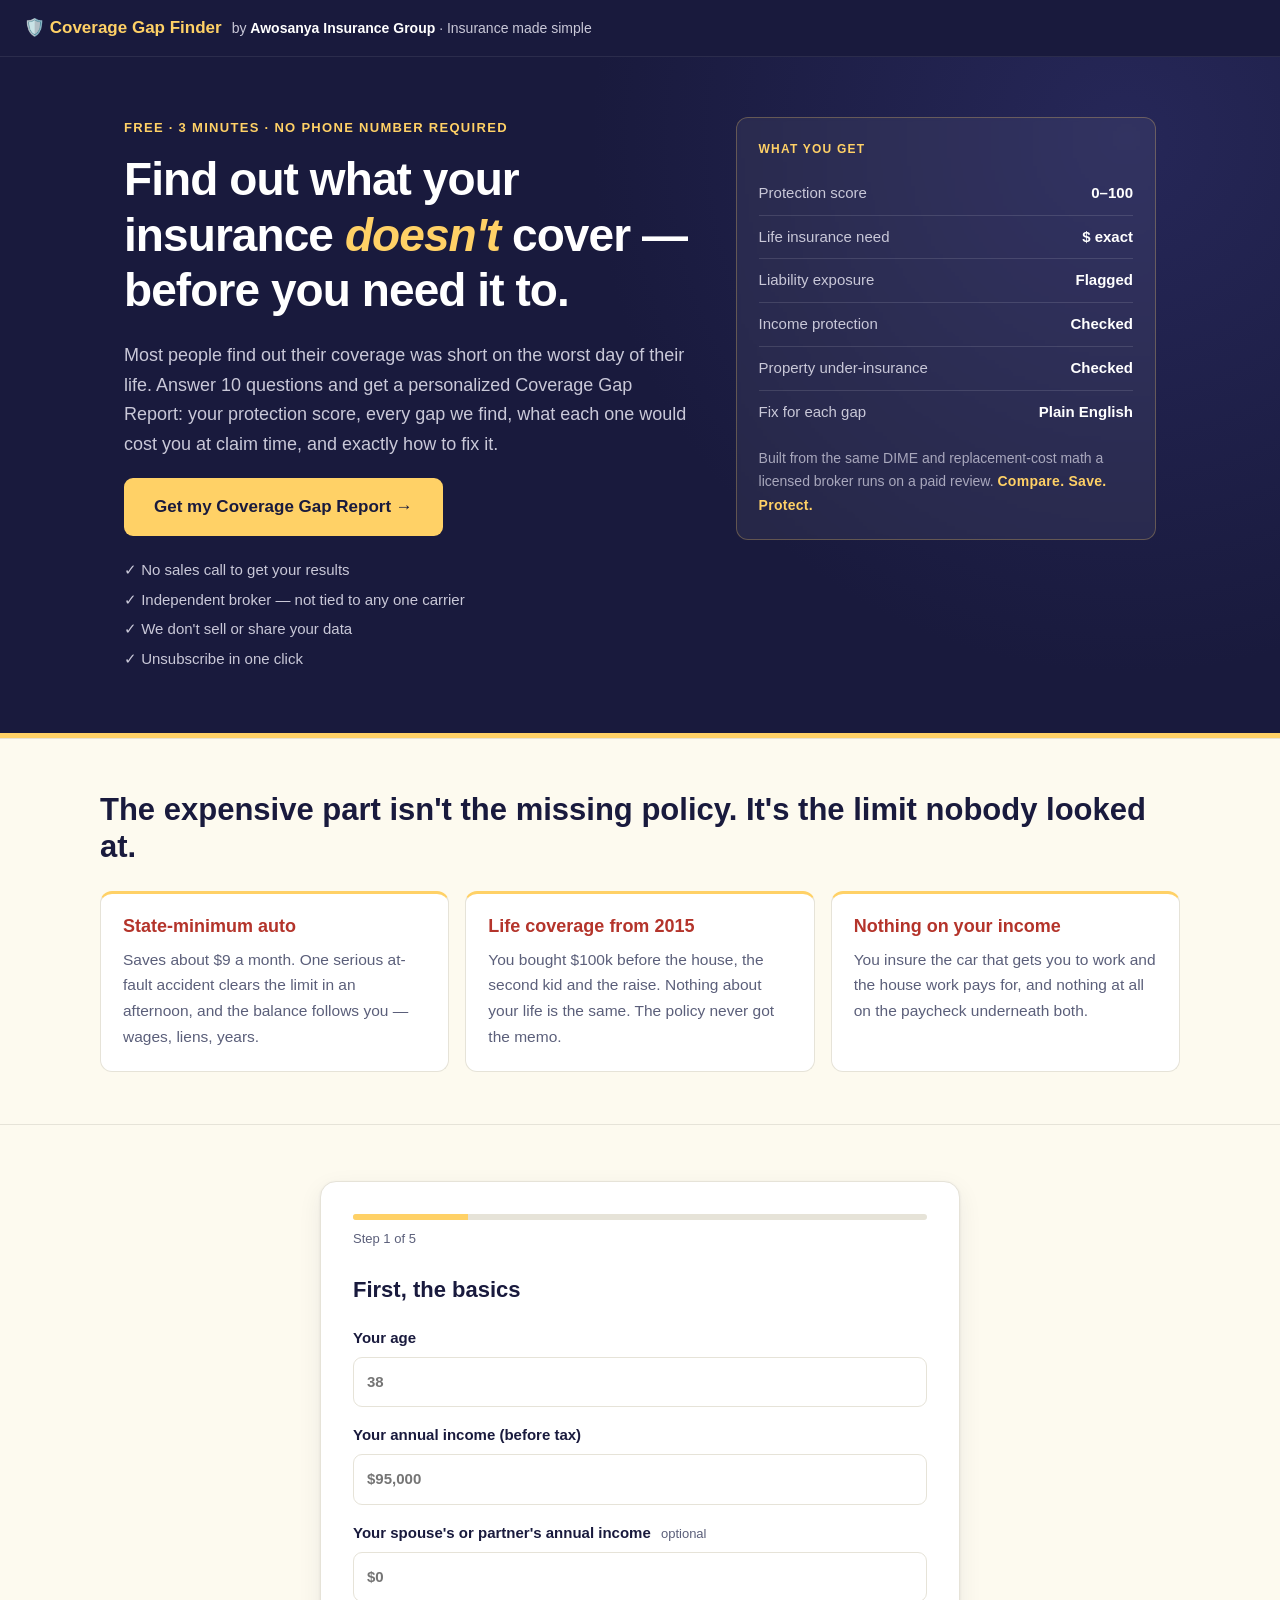
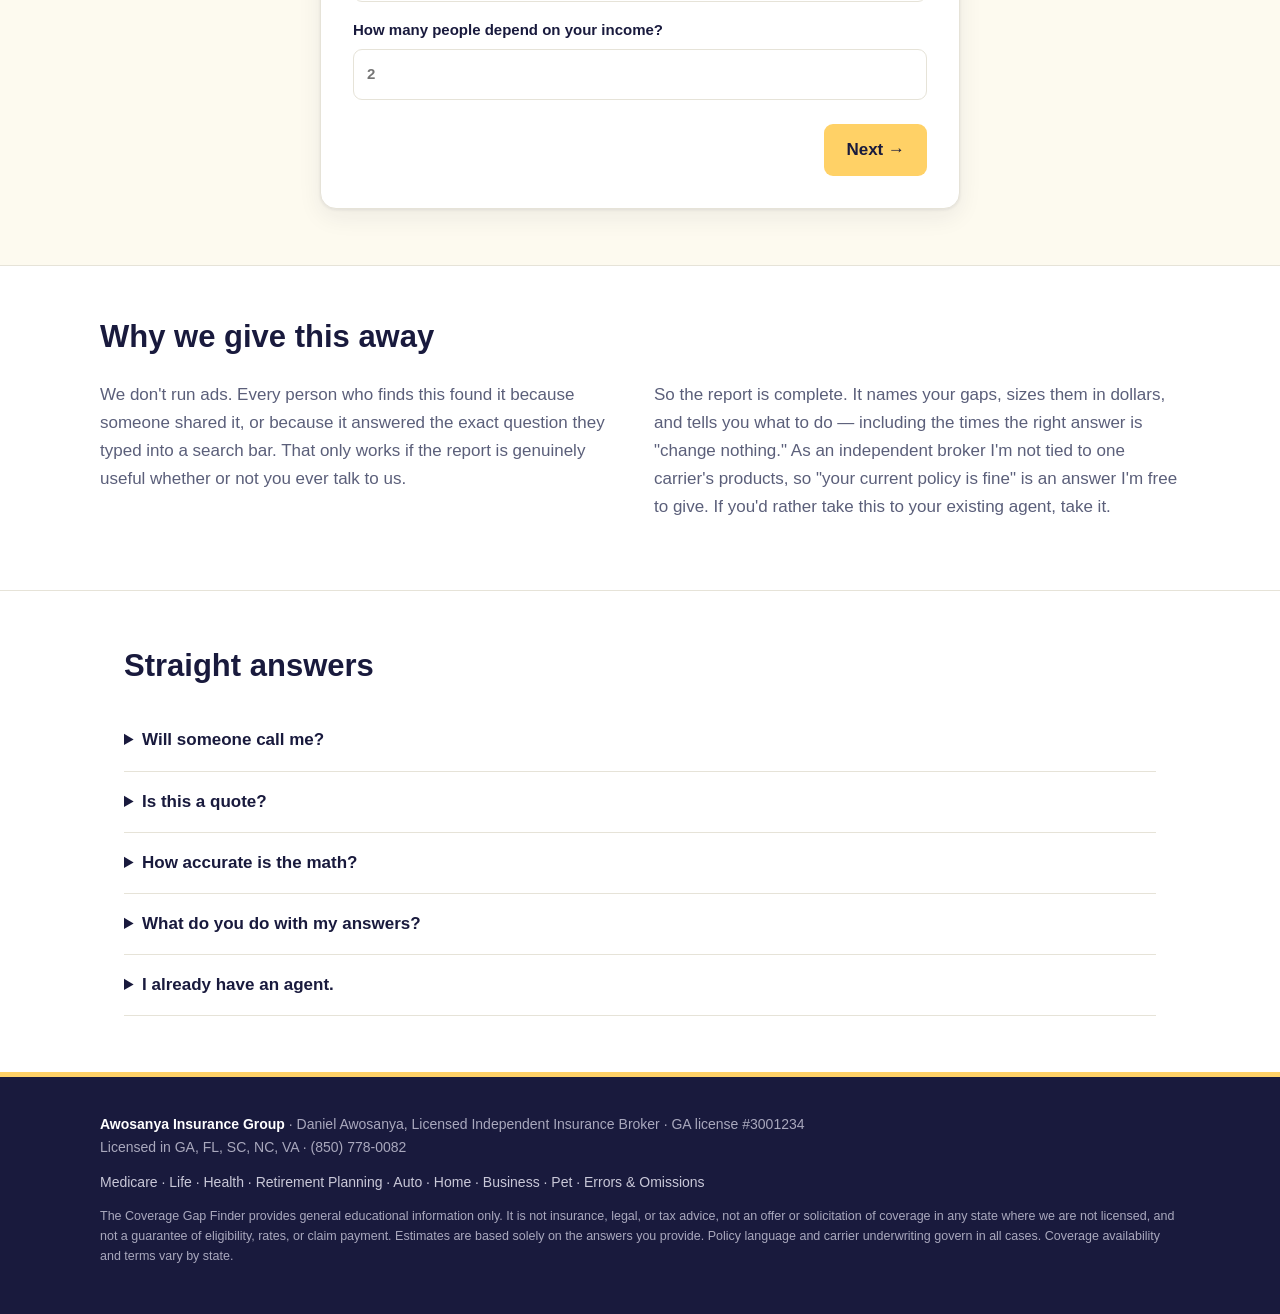
<file: lead-magnet/static/index.html>
<!doctype html>
<html lang="en">
<head>
<meta charset="utf-8">
<meta name="viewport" content="width=device-width, initial-scale=1">
<title>Coverage Gap Finder — find out what your insurance doesn't cover in 3 minutes</title>
<meta name="description" content="Answer 10 questions and get a personalized Coverage Gap Report: your protection score, every gap we find, what it would cost you at claim time, and the fix. Free, no phone call required.">
<meta property="og:title" content="What does your insurance actually not cover?">
<meta property="og:description" content="A free 3-minute check that gives you a protection score and a plain-English report on every gap. No phone number required.">
<meta property="og:type" content="website">
<link rel="icon" href="data:image/svg+xml,<svg xmlns='http://www.w3.org/2000/svg' viewBox='0 0 100 100'><text y='.9em' font-size='90'>🛡️</text></svg>">
<link rel="stylesheet" href="styles.css">
</head>
<body>

<header class="topbar">
  <span class="brand">🛡️ Coverage Gap Finder</span>
  <span class="brand-by">by <strong>Awosanya Insurance Group</strong> · Insurance made simple</span>
</header>

<main>

<!-- ================= HERO ================= -->
<div class="hero-wrap">
<section class="hero">
  <div class="hero-copy">
    <p class="eyebrow">Free · 3 minutes · No phone number required</p>
    <h1>Find out what your insurance <em>doesn't</em> cover — before you need it to.</h1>
    <p class="sub">
      Most people find out their coverage was short on the worst day of their
      life. Answer 10 questions and get a personalized Coverage Gap Report:
      your protection score, every gap we find, what each one would cost you at
      claim time, and exactly how to fix it.
    </p>
    <a class="btn btn-primary btn-lg" href="#quiz">Get my Coverage Gap Report →</a>
    <ul class="trust">
      <li>✓ No sales call to get your results</li>
      <li>✓ Independent broker — not tied to any one carrier</li>
      <li>✓ We don't sell or share your data</li>
      <li>✓ Unsubscribe in one click</li>
    </ul>
  </div>

  <aside class="hero-card">
    <p class="hero-card-label">What you get</p>
    <div class="preview">
      <div class="preview-row"><span>Protection score</span><b>0–100</b></div>
      <div class="preview-row"><span>Life insurance need</span><b>$ exact</b></div>
      <div class="preview-row"><span>Liability exposure</span><b>Flagged</b></div>
      <div class="preview-row"><span>Income protection</span><b>Checked</b></div>
      <div class="preview-row"><span>Property under-insurance</span><b>Checked</b></div>
      <div class="preview-row"><span>Fix for each gap</span><b>Plain English</b></div>
    </div>
    <p class="hero-card-note">
      Built from the same DIME and replacement-cost math a licensed broker runs
      on a paid review. <span class="tagline">Compare. Save. Protect.</span>
    </p>
  </aside>
</section>
</div>

<!-- ================= PROBLEM ================= -->
<section class="band">
  <h2>The expensive part isn't the missing policy. It's the limit nobody looked at.</h2>
  <div class="cards">
    <div class="card">
      <h3>State-minimum auto</h3>
      <p>Saves about $9 a month. One serious at-fault accident clears the limit
         in an afternoon, and the balance follows you — wages, liens, years.</p>
    </div>
    <div class="card">
      <h3>Life coverage from 2015</h3>
      <p>You bought $100k before the house, the second kid and the raise.
         Nothing about your life is the same. The policy never got the memo.</p>
    </div>
    <div class="card">
      <h3>Nothing on your income</h3>
      <p>You insure the car that gets you to work and the house work pays for,
         and nothing at all on the paycheck underneath both.</p>
    </div>
  </div>
</section>

<!-- ================= QUIZ ================= -->
<section id="quiz" class="quiz-section">
  <div class="quiz-shell">
    <div class="progress"><div class="progress-fill" id="progressFill"></div></div>
    <p class="progress-label" id="progressLabel">Step 1 of 5</p>

    <form id="quizForm" novalidate>

      <!-- step 1 -->
      <fieldset class="step is-active" data-step="1">
        <legend>First, the basics</legend>
        <label>Your age
          <input type="number" name="age" min="18" max="100" inputmode="numeric" placeholder="38">
        </label>
        <label>Your annual income (before tax)
          <input type="text" name="annual_income" inputmode="numeric" placeholder="$95,000">
        </label>
        <label>Your spouse's or partner's annual income <span class="opt">optional</span>
          <input type="text" name="spouse_income" inputmode="numeric" placeholder="$0">
        </label>
        <label>How many people depend on your income?
          <input type="number" name="dependents" min="0" max="12" inputmode="numeric" placeholder="2">
        </label>
      </fieldset>

      <!-- step 2 -->
      <fieldset class="step" data-step="2">
        <legend>What you owe, what you've saved</legend>
        <label>Mortgage balance remaining <span class="opt">$0 if you rent</span>
          <input type="text" name="mortgage_balance" inputmode="numeric" placeholder="$310,000">
        </label>
        <label>All other debt (cars, cards, student loans)
          <input type="text" name="other_debt" inputmode="numeric" placeholder="$28,000">
        </label>
        <label>Liquid savings you could reach this week
          <input type="text" name="liquid_savings" inputmode="numeric" placeholder="$18,000">
        </label>
        <label>Your rough net worth <span class="opt">a guess is fine</span>
          <input type="text" name="net_worth" inputmode="numeric" placeholder="$240,000">
        </label>
      </fieldset>

      <!-- step 3 -->
      <fieldset class="step" data-step="3">
        <legend>Life &amp; income coverage</legend>
        <label>Total life insurance you carry today <span class="opt">include work coverage</span>
          <input type="text" name="existing_life_coverage" inputmode="numeric" placeholder="$100,000">
        </label>
        <div class="choice">
          <p class="choice-q">Do you have disability income insurance?</p>
          <label class="radio"><input type="radio" name="has_disability_insurance" value="yes"> Yes</label>
          <label class="radio"><input type="radio" name="has_disability_insurance" value="no" checked> No / not sure</label>
        </div>
        <div class="choice">
          <p class="choice-q">Do you have a personal umbrella policy?</p>
          <label class="radio"><input type="radio" name="has_umbrella" value="yes"> Yes</label>
          <label class="radio"><input type="radio" name="has_umbrella" value="no" checked> No / not sure</label>
        </div>
      </fieldset>

      <!-- step 4 -->
      <fieldset class="step" data-step="4">
        <legend>Auto &amp; property</legend>
        <label>Auto bodily-injury liability, per person <span class="opt">on your dec page, e.g. 100/300</span>
          <select name="auto_liability_limit">
            <option value="">Not sure</option>
            <option value="25000">$25,000</option>
            <option value="50000">$50,000</option>
            <option value="100000">$100,000</option>
            <option value="250000">$250,000</option>
            <option value="500000">$500,000 or more</option>
          </select>
        </label>
        <div class="choice">
          <p class="choice-q">Do you own or rent?</p>
          <label class="radio"><input type="radio" name="renter" value="no" checked> Own</label>
          <label class="radio"><input type="radio" name="renter" value="yes"> Rent</label>
        </div>
        <div id="ownerFields">
          <label>Your home's current value
            <input type="text" name="home_value" inputmode="numeric" placeholder="$520,000">
          </label>
          <label>Dwelling coverage (Coverage A) on your policy <span class="opt">leave blank if unsure</span>
            <input type="text" name="home_dwelling_coverage" inputmode="numeric" placeholder="$350,000">
          </label>
        </div>
        <div id="renterFields" hidden>
          <div class="choice">
            <p class="choice-q">Do you have renters insurance?</p>
            <label class="radio"><input type="radio" name="has_renters_insurance" value="yes"> Yes</label>
            <label class="radio"><input type="radio" name="has_renters_insurance" value="no" checked> No</label>
          </div>
        </div>
      </fieldset>

      <!-- step 5: the gate -->
      <fieldset class="step" data-step="5">
        <legend>Your report is ready</legend>

        <div class="teaser" id="teaser" aria-live="polite">
          <div class="teaser-score">
            <span class="teaser-num" id="teaserScore">–</span>
            <span class="teaser-den">/100</span>
          </div>
          <div class="teaser-copy">
            <p class="teaser-band" id="teaserBand">Scoring…</p>
            <p class="teaser-line" id="teaserLine">Crunching your numbers.</p>
          </div>
        </div>

        <p class="gate-copy">
          Tell us where to send the full breakdown — every gap, the dollar
          exposure on each, and the specific fix. It arrives in about a minute.
        </p>

        <label>First name
          <input type="text" name="first_name" autocomplete="given-name" placeholder="Alex">
        </label>
        <label>Email <span class="req">required</span>
          <input type="email" name="email" autocomplete="email" required placeholder="you@email.com">
        </label>
        <label>ZIP code <span class="opt">so we know which state's rules apply</span>
          <input type="text" name="zip_code" autocomplete="postal-code" inputmode="numeric" placeholder="30301">
        </label>

        <label class="consent">
          <input type="checkbox" name="consent" required>
          <span>Email me my Coverage Gap Report and follow-up tips. I can
                unsubscribe any time. <strong>No phone calls unless I ask.</strong></span>
        </label>

        <p class="error" id="formError" role="alert" hidden></p>
      </fieldset>

      <div class="nav">
        <button type="button" class="btn btn-ghost" id="backBtn" hidden>← Back</button>
        <button type="button" class="btn btn-primary" id="nextBtn">Next →</button>
        <button type="submit" class="btn btn-primary" id="submitBtn" hidden>
          Send me my report →
        </button>
      </div>
    </form>

    <div class="done" id="done" hidden>
      <h2>Your report is ready.</h2>
      <p id="doneNote">Scroll down for the full breakdown — or print it to PDF to keep.</p>
      <a class="btn btn-primary btn-lg" id="reportLink" href="#report">See my Coverage Gap Report →</a>
      <p class="done-share">
        Know someone who should run this? Send them
        <a href="#quiz" id="shareLink">this link</a> — that's the only way this
        thing spreads. We don't buy ads.
      </p>
    </div>
  </div>
</section>

<!-- ============ REPORT (rendered in place) ============ -->
<section id="report" class="report-section" hidden aria-live="polite"></section>

<!-- ================= WHY TRUST ================= -->
<section class="band band-alt">
  <h2>Why we give this away</h2>
  <div class="two-col">
    <p>
      We don't run ads. Every person who finds this found it because someone
      shared it, or because it answered the exact question they typed into a
      search bar. That only works if the report is genuinely useful whether or
      not you ever talk to us.
    </p>
    <p>
      So the report is complete. It names your gaps, sizes them in dollars, and
      tells you what to do — including the times the right answer is "change
      nothing." As an independent broker I'm not tied to one carrier's
      products, so "your current policy is fine" is an answer I'm free to give.
      If you'd rather take this to your existing agent, take it.
    </p>
  </div>
</section>

<!-- ================= FAQ ================= -->
<section class="faq">
  <h2>Straight answers</h2>
  <details><summary>Will someone call me?</summary>
    <p>No. We ask for an email, not a phone number, and we don't buy or look up
       phone numbers. If you want to talk, there's a booking link in the report.</p></details>
  <details><summary>Is this a quote?</summary>
    <p>No. It's an educational estimate of where your protection is thin. It is
       not an offer of coverage, a rate, or a guarantee that any claim would be
       paid. Nothing here is insurance, legal or tax advice.</p></details>
  <details><summary>How accurate is the math?</summary>
    <p>It uses standard industry methods — DIME for life needs, income
       multiples for disability, replacement-cost ratios for property. Those are
       the same rules of thumb behind a paid needs analysis. They're a starting
       point, not a substitute for reading your actual policy.</p></details>
  <details><summary>What do you do with my answers?</summary>
    <p>They generate your report and stay in our own database. We don't sell,
       rent or share lead data with third parties, and unsubscribing stops
       every email immediately.</p></details>
  <details><summary>I already have an agent.</summary>
    <p>Good. Run the report and bring it to them. A second opinion that costs
       nothing is the cheapest due diligence in personal finance.</p></details>
</section>


<!-- Netlify reads the lead fields from this form at deploy time. The quiz
     posts to it with fetch; a visitor never sees it. -->
<form name="coverage-gap-lead" data-netlify="true" netlify-honeypot="company" hidden>
  <input type="text" name="first_name">
  <input type="email" name="email">
  <input type="text" name="zip_code">
  <input type="text" name="score">
  <input type="text" name="band">
  <input type="text" name="total_gap">
  <input type="text" name="top_gap">
  <input type="text" name="source">
  <input type="text" name="company">
  <textarea name="answers"></textarea>
</form>

</main>

<footer class="sitefoot">
  <p><strong>Awosanya Insurance Group</strong> · Daniel Awosanya, Licensed Independent
     Insurance Broker · GA license #3001234<br>
     Licensed in GA, FL, SC, NC, VA · (850) 778-0082</p>
  <p class="lines">Medicare · Life · Health · Retirement Planning · Auto ·
     Home · Business · Pet · Errors &amp; Omissions</p>
  <p class="disclaimer">
    The Coverage Gap Finder provides general educational information only. It is
    not insurance, legal, or tax advice, not an offer or solicitation of
    coverage in any state where we are not licensed, and not a guarantee of
    eligibility, rates, or claim payment. Estimates are based solely on the
    answers you provide. Policy language and carrier underwriting govern in all
    cases. Coverage availability and terms vary by state.
  </p>
</footer>

<script src="scoring.js"></script>
<script src="app.js"></script>
</body>
</html>
</file>
<file: lead-magnet/static/styles.css>
:root{
  /* Awosanya Insurance Group - sampled from the brand card */
  --navy:#191a3d; --navy-soft:#262758; --gold:#ffd166; --gold-deep:#b8841a;
  --cream:#fdfaef;

  --bg:#ffffff; --alt:var(--cream); --ink:var(--navy); --muted:#5b5f7a;
  --line:#e6e3d8; --accent:var(--navy); --accent-dark:#0f1029; --warn:#b4342b;
  --radius:12px; --shadow:0 1px 3px rgba(25,26,61,.08),0 8px 24px rgba(25,26,61,.07);
}
*{box-sizing:border-box}
/* author display rules outrank the UA stylesheet's [hidden], which would
   otherwise leave .btn elements visible after we set the hidden attribute */
[hidden]{display:none !important}
html{scroll-behavior:smooth}
body{
  margin:0;background:var(--bg);color:var(--ink);
  font:17px/1.65 -apple-system,BlinkMacSystemFont,"Segoe UI",Roboto,Helvetica,Arial,sans-serif;
  -webkit-font-smoothing:antialiased;
}
h1,h2,h3{line-height:1.2;margin:0 0 .5em}
p{margin:0 0 1em}
em{font-style:italic}

/* topbar */
.topbar{display:flex;align-items:baseline;gap:10px;flex-wrap:wrap;
  padding:14px 24px;background:var(--navy);color:#fff;
  border-bottom:1px solid rgba(255,255,255,.08)}
.brand{font-weight:700;color:var(--gold)}
.brand-by{color:#c9c8d8;font-size:14px}
.brand-by strong{color:#fff}

/* hero */
.hero-wrap{background:var(--navy);
  background-image:radial-gradient(circle at 88% 12%,var(--navy-soft) 0%,transparent 42%);
  border-bottom:5px solid var(--gold)}
.hero{max-width:1080px;margin:0 auto;padding:60px 24px 56px;
  display:grid;grid-template-columns:1.35fr 1fr;gap:44px;align-items:start;
  color:#fff}
.eyebrow{font-size:13px;letter-spacing:.1em;text-transform:uppercase;
  color:var(--gold);font-weight:700;margin-bottom:14px}
.hero h1{font-size:clamp(30px,4.4vw,46px);letter-spacing:-.02em;color:#fff}
.hero h1 em{color:var(--gold);font-style:italic}
.hero .sub{font-size:18px;color:#c9c8d8;max-width:34em}
.trust{list-style:none;padding:0;margin:22px 0 0;color:#c9c8d8;font-size:15px}
.trust li{margin-bottom:5px}
.hero-card{background:rgba(255,255,255,.06);border:1px solid rgba(255,209,102,.28);
  border-radius:var(--radius);padding:22px;backdrop-filter:blur(2px)}
.hero-card-label{font-size:12px;letter-spacing:.1em;text-transform:uppercase;
  color:var(--gold);font-weight:700;margin-bottom:12px}
.preview-row{display:flex;justify-content:space-between;gap:12px;
  padding:9px 0;border-bottom:1px solid rgba(255,255,255,.12);font-size:15px}
.preview-row:last-child{border-bottom:0}
.preview-row span{color:#c9c8d8}
.preview-row b{white-space:nowrap;color:#fff}
.hero-card-note{font-size:14px;color:#a9a8bd;margin:14px 0 0}

/* buttons */
.btn{display:inline-block;border:0;border-radius:9px;padding:12px 22px;
  font:inherit;font-weight:700;cursor:pointer;text-decoration:none;transition:.15s}
.btn-primary{background:var(--gold);color:var(--navy)}
.btn-primary:hover{background:#ffc233}
.btn-ghost{background:transparent;color:var(--muted);border:1px solid var(--line)}
.btn-ghost:hover{color:var(--ink)}
.btn-lg{padding:15px 30px;font-size:17px}
.btn[disabled]{opacity:.55;cursor:not-allowed}

/* bands */
.band{background:var(--alt);border-top:1px solid var(--line);
  border-bottom:1px solid var(--line);padding:52px 24px}
.band>h2,.faq>h2{max-width:1080px;margin:0 auto 26px;font-size:clamp(23px,3vw,31px)}
.band-alt{background:var(--bg)}
.cards{max-width:1080px;margin:0 auto;display:grid;
  grid-template-columns:repeat(auto-fit,minmax(255px,1fr));gap:16px}
.card{background:var(--bg);border:1px solid var(--line);
  border-radius:var(--radius);padding:22px}
.band-alt .card{background:var(--alt)}
.card h3{font-size:18px;color:var(--warn)}
.band .card{border-top:3px solid var(--gold)}
.card p{margin:0;color:var(--muted);font-size:15.5px}
.two-col{max-width:1080px;margin:0 auto;display:grid;
  grid-template-columns:1fr 1fr;gap:28px;color:var(--muted)}

/* quiz */
.quiz-section{padding:56px 24px;background:var(--alt)}
.quiz-shell{max-width:640px;margin:0 auto;background:var(--bg);
  border:1px solid var(--line);border-radius:16px;padding:32px;box-shadow:var(--shadow)}
.progress{height:6px;background:var(--line);border-radius:3px;overflow:hidden}
.progress-fill{height:100%;width:20%;background:var(--gold);transition:width .3s}
.progress-label{font-size:13px;color:var(--muted);margin:8px 0 22px}
fieldset{border:0;padding:0;margin:0}
.step{display:none}
.step.is-active{display:block;animation:fade .25s ease}
@keyframes fade{from{opacity:0;transform:translateY(6px)}to{opacity:1;transform:none}}
legend{font-size:22px;font-weight:700;margin-bottom:18px;padding:0}
label{display:block;margin-bottom:16px;font-weight:600;font-size:15px}
label .opt,label .req{font-weight:400;color:var(--muted);font-size:13px;margin-left:6px}
label .req{color:var(--warn)}
input[type=text],input[type=email],input[type=number],select{
  display:block;width:100%;margin-top:6px;padding:12px 13px;font:inherit;
  border:1px solid var(--line);border-radius:9px;background:var(--bg);color:var(--ink)}
input:focus,select:focus{outline:2px solid var(--accent);outline-offset:1px;border-color:var(--accent)}
.choice{margin-bottom:18px}
.choice-q{font-weight:600;font-size:15px;margin:0 0 8px}
.radio{display:inline-flex;align-items:center;gap:7px;font-weight:400;
  margin:0 16px 0 0;cursor:pointer}
.radio input{margin:0}
.consent{display:flex;gap:10px;align-items:flex-start;font-weight:400;
  font-size:14.5px;color:var(--muted);background:var(--alt);
  border:1px solid var(--line);border-radius:10px;padding:14px;margin:6px 0 4px}
.consent input{margin-top:4px;flex:0 0 auto}
.consent strong{color:var(--ink)}
.gate-copy{color:var(--muted);font-size:15.5px}
.nav{display:flex;gap:10px;justify-content:flex-end;margin-top:8px}
.error{color:var(--warn);font-weight:600;font-size:15px;margin:10px 0 0}

/* teaser */
.teaser{display:flex;align-items:center;gap:20px;background:var(--alt);
  border:1px solid var(--line);border-left:5px solid var(--gold);
  border-radius:12px;padding:20px;margin-bottom:22px}
.teaser-score{display:flex;align-items:baseline;line-height:1}
.teaser-num{font-size:52px;font-weight:800;letter-spacing:-.03em}
.teaser-den{font-size:19px;color:var(--muted);margin-left:2px}
.teaser-band{font-size:19px;font-weight:700;margin:0 0 4px}
.teaser-line{margin:0;color:var(--muted);font-size:15px}

/* done */
.done{text-align:center;padding:14px 0}
.done h2{font-size:26px}
.done p{color:var(--muted)}
.done-share{font-size:14.5px;margin-top:22px}

/* faq */
.faq{max-width:1080px;margin:0 auto;padding:56px 24px}
details{border-bottom:1px solid var(--line);padding:16px 0}
summary{cursor:pointer;font-weight:700;font-size:17px;color:var(--navy)}
details p{margin:12px 0 0;color:var(--muted)}

/* footer */
.sitefoot{background:var(--navy);border-top:5px solid var(--gold);
  padding:36px 24px;font-size:14px;color:#a9a8bd}
.sitefoot strong{color:#fff}
.sitefoot .lines{color:#c9c8d8}
.sitefoot p{max-width:1080px;margin:0 auto 12px}
.disclaimer{font-size:12.5px;line-height:1.6}

.tagline{color:var(--gold);font-weight:700;letter-spacing:.02em}

@media (max-width:820px){
  .hero{grid-template-columns:1fr;gap:28px;padding-top:36px}
  .two-col{grid-template-columns:1fr}
  .quiz-shell{padding:22px}
}

/* ---- inline report (static build) ---------------------------------- */
.report-section{background:var(--cream);border-top:1px solid var(--line);
  border-bottom:1px solid var(--line);padding:52px 24px}
.report-inner{max-width:780px;margin:0 auto}
.report-kicker{font-size:12px;letter-spacing:.14em;text-transform:uppercase;
  font-weight:700;color:var(--navy);padding-bottom:10px;
  border-bottom:3px solid var(--gold);margin-bottom:16px}
.report-inner h2{font-size:clamp(24px,3.4vw,31px)}
.report-lede{color:var(--muted);margin-bottom:26px}
.scorecard{background:var(--navy);color:#fff;border-radius:14px;padding:24px;
  display:flex;gap:24px;align-items:center;flex-wrap:wrap}
.scorecard .scoretext h3{font-size:21px;margin:0 0 6px;color:#fff}
.scorecard .scoretext p{margin:0;color:#c9c8d8;font-size:15px}
.ring{flex:0 0 128px}
.totals{display:flex;gap:12px;flex-wrap:wrap;margin:20px 0 32px}
.stat{flex:1 1 200px;background:var(--bg);border:1px solid var(--line);
  border-top:3px solid var(--gold);border-radius:12px;padding:16px}
.stat b{display:block;font-size:24px;color:var(--navy)}
.stat span{color:var(--muted);font-size:13px}
.report-h{font-size:20px;margin:0 0 12px}
.gap{background:var(--bg);border:1px solid var(--line);
  border-left:5px solid #6a6d92;border-radius:12px;padding:20px;margin-bottom:14px}
.gap--critical{border-left-color:var(--warn)}
.gap--important{border-left-color:#b5721a}
.gap--clear{border-left-color:var(--gold)}
.gap h3{margin:6px 0 10px;font-size:19px}
.gap .badge{font-size:11px;letter-spacing:.1em;text-transform:uppercase;
  color:var(--muted);font-weight:700}
.gap--critical .badge{color:var(--warn)}
.gap--important .badge{color:#b5721a}
.gap-amount{font-size:26px;font-weight:700;margin-bottom:10px}
.gap-amount span{font-size:13px;font-weight:400;color:var(--muted);margin-left:8px}
.gap .finding{margin:0 0 10px}
.gap .fix{margin:0;color:var(--muted)}
.wins{margin-top:22px}
.wins h3{font-size:18px;margin-bottom:10px}
.wins ul{background:var(--bg);border:1px solid var(--line);
  border-left:5px solid var(--gold);border-radius:12px;
  padding:16px 16px 16px 36px;margin:0}
.report-actions{margin-top:26px}

@media print{
  .topbar,.hero-wrap,.band,.quiz-section,.faq,.sitefoot,.report-actions{display:none !important}
  .report-section{border:0;padding:0;background:#fff}
  body{background:#fff}
}
</file>
